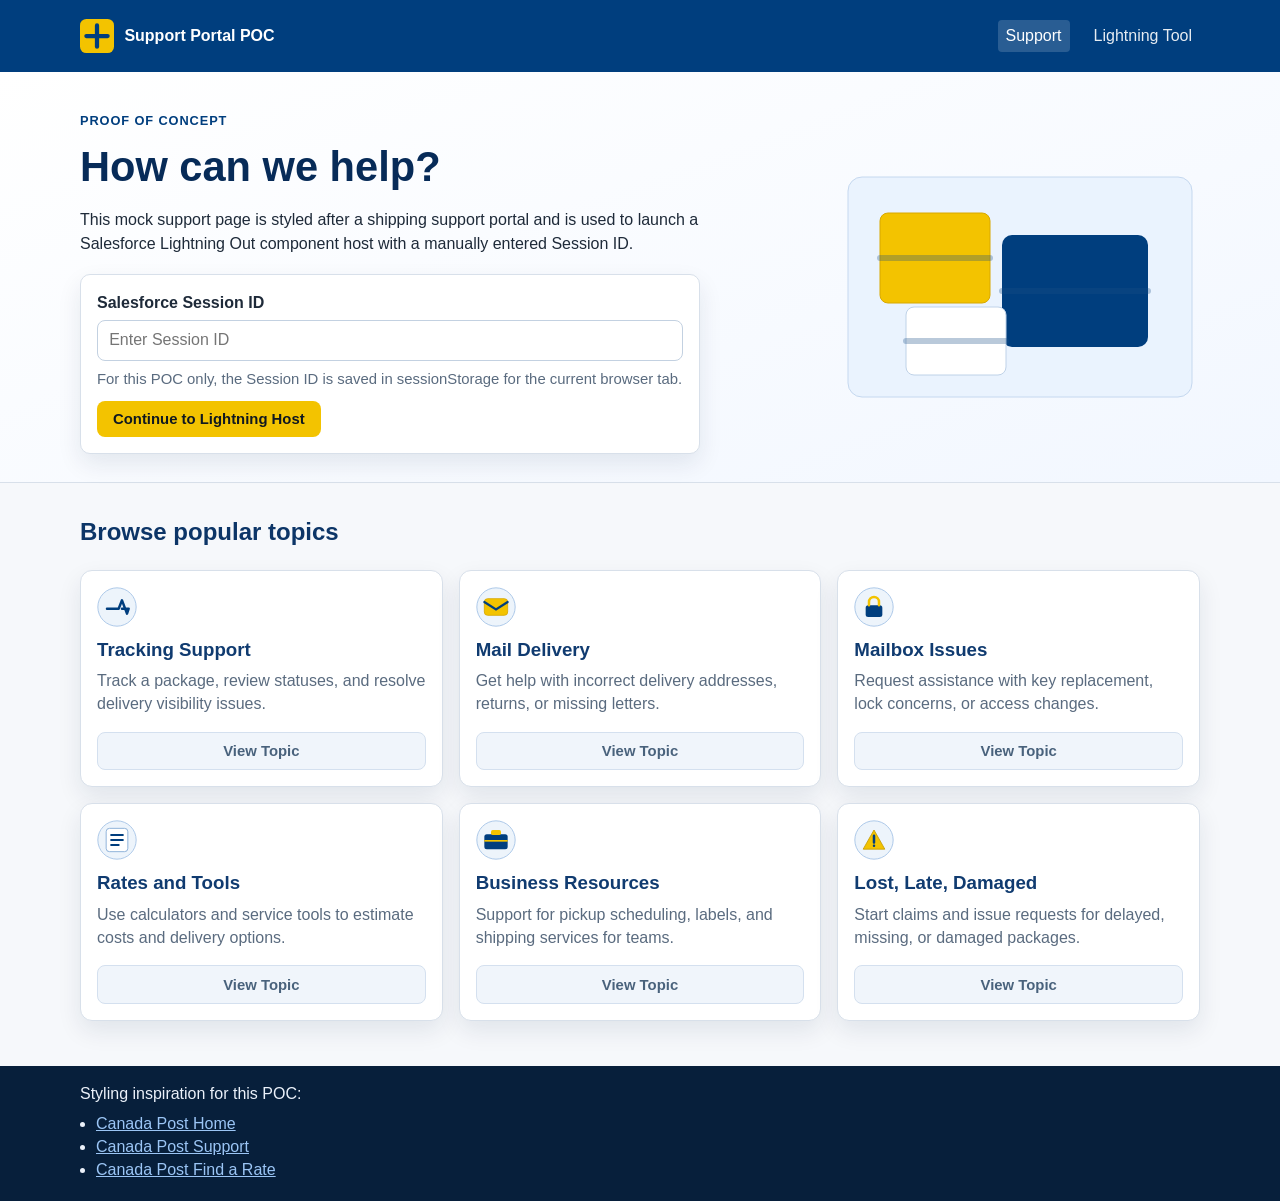
<file: index.html>
<!DOCTYPE html>
<html lang="en">
<head>
  <meta charset="UTF-8">
  <meta name="viewport" content="width=device-width, initial-scale=1.0">
  <title>Support Portal | Lightning Out POC</title>
  <link rel="stylesheet" href="assets/css/styles.css">
</head>
<body class="page page-support">
  <header class="site-header">
    <div class="wrap header-row">
      <a class="brand" href="index.html" aria-label="Support Portal home">
        <img src="assets/img/logo-mark.svg" alt="" class="brand-mark">
        <span class="brand-text">Support Portal POC</span>
      </a>
      <nav class="header-links" aria-label="Primary">
        <a href="index.html" aria-current="page">Support</a>
        <a href="host.html">Lightning Tool</a>
      </nav>
    </div>
  </header>

  <main>
    <section class="hero">
      <div class="wrap hero-content">
        <div class="hero-copy">
          <p class="kicker">Proof of Concept</p>
          <h1>How can we help?</h1>
          <p>
            This mock support page is styled after a shipping support portal and is used to launch a
            Salesforce Lightning Out component host with a manually entered Session ID.
          </p>
          <form id="session-form" class="session-form" novalidate>
            <label for="session-id">Salesforce Session ID</label>
            <input id="session-id" name="sessionId" type="password" autocomplete="off" placeholder="Enter Session ID">
            <p class="helper-text">For this POC only, the Session ID is saved in sessionStorage for the current browser tab.</p>
            <p id="session-error" class="form-error" role="alert" hidden>Please enter a valid Session ID.</p>
            <button type="submit" class="btn-primary">Continue to Lightning Host</button>
          </form>
        </div>
        <div class="hero-art" aria-hidden="true">
          <img src="assets/img/hero-boxes.svg" alt="">
        </div>
      </div>
    </section>

    <section class="tile-section">
      <div class="wrap">
        <h2>Browse popular topics</h2>
        <div class="tile-grid">
          <article class="tile">
            <img src="assets/img/icon-track.svg" alt="" class="tile-icon">
            <h3>Tracking Support</h3>
            <p>Track a package, review statuses, and resolve delivery visibility issues.</p>
            <button class="tile-btn" type="button" disabled>View Topic</button>
          </article>
          <article class="tile">
            <img src="assets/img/icon-mail.svg" alt="" class="tile-icon">
            <h3>Mail Delivery</h3>
            <p>Get help with incorrect delivery addresses, returns, or missing letters.</p>
            <button class="tile-btn" type="button" disabled>View Topic</button>
          </article>
          <article class="tile">
            <img src="assets/img/icon-lock.svg" alt="" class="tile-icon">
            <h3>Mailbox Issues</h3>
            <p>Request assistance with key replacement, lock concerns, or access changes.</p>
            <button class="tile-btn" type="button" disabled>View Topic</button>
          </article>
          <article class="tile">
            <img src="assets/img/icon-rate.svg" alt="" class="tile-icon">
            <h3>Rates and Tools</h3>
            <p>Use calculators and service tools to estimate costs and delivery options.</p>
            <button class="tile-btn" type="button" disabled>View Topic</button>
          </article>
          <article class="tile">
            <img src="assets/img/icon-briefcase.svg" alt="" class="tile-icon">
            <h3>Business Resources</h3>
            <p>Support for pickup scheduling, labels, and shipping services for teams.</p>
            <button class="tile-btn" type="button" disabled>View Topic</button>
          </article>
          <article class="tile">
            <img src="assets/img/icon-claim.svg" alt="" class="tile-icon">
            <h3>Lost, Late, Damaged</h3>
            <p>Start claims and issue requests for delayed, missing, or damaged packages.</p>
            <button class="tile-btn" type="button" disabled>View Topic</button>
          </article>
        </div>
      </div>
    </section>
  </main>

  <footer class="site-footer">
    <div class="wrap">
      <p>Styling inspiration for this POC:</p>
      <ul>
        <li><a href="https://www.canadapost-postescanada.ca/" target="_blank" rel="noopener noreferrer">Canada Post Home</a></li>
        <li><a href="https://www.canadapost-postescanada.ca/cpc/en/support.page" target="_blank" rel="noopener noreferrer">Canada Post Support</a></li>
        <li><a href="https://www.canadapost-postescanada.ca/cpc/en/tools/find-a-rate.page" target="_blank" rel="noopener noreferrer">Canada Post Find a Rate</a></li>
      </ul>
    </div>
  </footer>

  <script src="assets/js/app.js"></script>
</body>
</html>
</file>
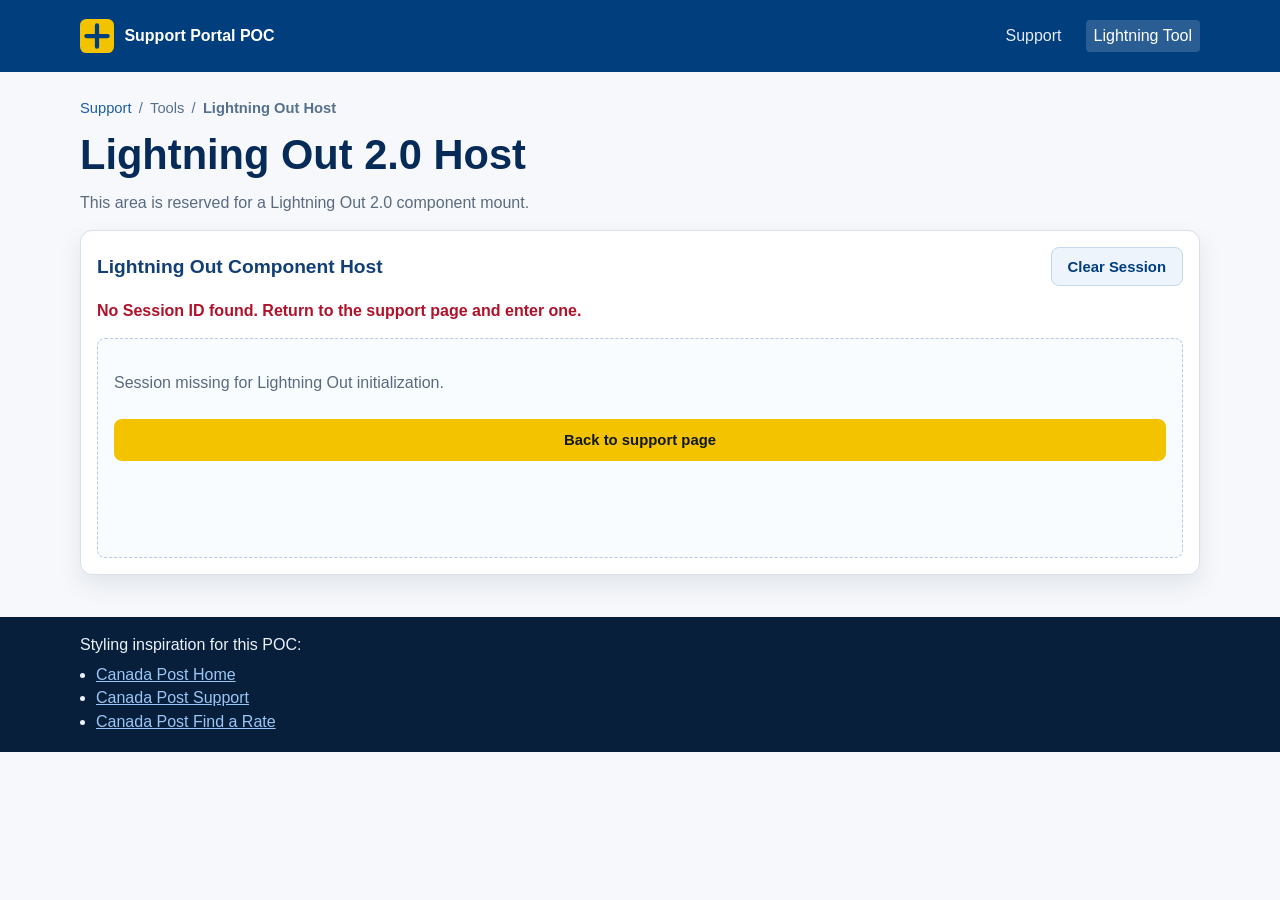
<file: host.html>
<!DOCTYPE html>
<html lang="en">
<head>
  <meta charset="UTF-8">
  <meta name="viewport" content="width=device-width, initial-scale=1.0">
  <title>Find a Rate Tool | Lightning Out POC</title>
  <link rel="stylesheet" href="assets/css/styles.css">
</head>
<body class="page page-tool">
  <header class="site-header">
    <div class="wrap header-row">
      <a class="brand" href="index.html" aria-label="Support Portal home">
        <img src="assets/img/logo-mark.svg" alt="" class="brand-mark">
        <span class="brand-text">Support Portal POC</span>
      </a>
      <nav class="header-links" aria-label="Primary">
        <a href="index.html">Support</a>
        <a href="host.html" aria-current="page">Lightning Tool</a>
      </nav>
    </div>
  </header>

  <main>
    <section class="tool-shell">
      <div class="wrap">
        <nav class="breadcrumbs" aria-label="Breadcrumb">
          <a href="index.html">Support</a>
          <span>/</span>
          <span>Tools</span>
          <span>/</span>
          <strong>Lightning Out Host</strong>
        </nav>

        <div class="tool-header">
          <h1>Lightning Out 2.0 Host</h1>
          <p>This area is reserved for a Lightning Out 2.0 component mount.</p>
        </div>

        <section class="lightning-card" aria-labelledby="lightning-host-title">
          <div class="lightning-card-head">
            <h2 id="lightning-host-title">Lightning Out Component Host</h2>
            <button id="clear-session" type="button" class="btn-secondary">Clear Session</button>
          </div>
          <p id="session-state" class="status-line" role="status"></p>
          <div id="lightning-out-root" class="lightning-root" aria-live="polite">
            <p class="placeholder-copy">Initializing Lightning Out container...</p>
           
          </div>
        </section>
      </div>
    </section>
  </main>

  <footer class="site-footer">
    <div class="wrap">
      <p>Styling inspiration for this POC:</p>
      <ul>
        <li><a href="https://www.canadapost-postescanada.ca/" target="_blank" rel="noopener noreferrer">Canada Post Home</a></li>
        <li><a href="https://www.canadapost-postescanada.ca/cpc/en/support.page" target="_blank" rel="noopener noreferrer">Canada Post Support</a></li>
        <li><a href="https://www.canadapost-postescanada.ca/cpc/en/tools/find-a-rate.page" target="_blank" rel="noopener noreferrer">Canada Post Find a Rate</a></li>
      </ul>
    </div>
  </footer>

  <script src="assets/js/lightning-config.js"></script>
  <script src="assets/js/host.js"></script>
</body>
</html>
</file>
<file: assets/css/styles.css>
:root {
  --cp-yellow: #f3c300;
  --cp-blue: #003e7e;
  --cp-light-blue: #edf4fb;
  --cp-text: #1e2a39;
  --cp-muted: #5a6b7f;
  --cp-border: #d8e0ea;
  --cp-bg: #f6f8fb;
  --cp-white: #ffffff;
  --shadow-soft: 0 10px 24px rgba(10, 32, 70, 0.09);
}

*,
*::before,
*::after {
  box-sizing: border-box;
}

body {
  margin: 0;
  font-family: Arial, Helvetica, sans-serif;
  color: var(--cp-text);
  background: var(--cp-bg);
  line-height: 1.45;
}

.wrap {
  width: min(1120px, calc(100% - 2rem));
  margin: 0 auto;
}

.site-header {
  background: var(--cp-blue);
  color: var(--cp-white);
}

.header-row {
  display: flex;
  justify-content: space-between;
  align-items: center;
  gap: 1rem;
  min-height: 72px;
}

.brand {
  color: var(--cp-white);
  text-decoration: none;
  display: inline-flex;
  align-items: center;
  gap: 0.65rem;
  font-weight: 700;
}

.brand-mark {
  width: 34px;
  height: 34px;
}

.header-links {
  display: inline-flex;
  gap: 1rem;
}

.header-links a {
  color: var(--cp-white);
  text-decoration: none;
  opacity: 0.9;
  padding: 0.3rem 0.5rem;
  border-radius: 4px;
}

.header-links a[aria-current="page"] {
  background: rgba(255, 255, 255, 0.16);
  opacity: 1;
}

.hero {
  background: linear-gradient(160deg, var(--cp-white), #f2f7ff);
  padding: 2.5rem 0 1.75rem;
  border-bottom: 1px solid var(--cp-border);
}

.hero-content {
  display: grid;
  gap: 1.75rem;
  grid-template-columns: 1.2fr 0.8fr;
  align-items: center;
}

.kicker {
  margin: 0;
  color: var(--cp-blue);
  font-size: 0.8rem;
  font-weight: 700;
  text-transform: uppercase;
  letter-spacing: 0.07em;
}

h1 {
  margin: 0.4rem 0 0.7rem;
  font-size: clamp(1.9rem, 4vw, 2.6rem);
  color: #072b58;
}

.hero-copy p {
  margin-top: 0;
}

.session-form {
  margin-top: 1.2rem;
  background: var(--cp-white);
  border: 1px solid var(--cp-border);
  border-radius: 10px;
  padding: 1rem;
  box-shadow: var(--shadow-soft);
  max-width: 620px;
}

.session-form label {
  display: block;
  font-weight: 700;
  margin-bottom: 0.35rem;
}

.session-form input {
  width: 100%;
  border: 1px solid #c3d1e1;
  border-radius: 8px;
  font-size: 1rem;
  padding: 0.65rem 0.7rem;
  margin-bottom: 0.5rem;
}

.session-form input:focus {
  outline: 3px solid rgba(6, 94, 194, 0.22);
  border-color: #2f73bf;
}

.helper-text {
  color: var(--cp-muted);
  margin-top: 0;
  margin-bottom: 0.65rem;
  font-size: 0.93rem;
}

.form-error {
  color: #b0122a;
  margin: 0 0 0.65rem;
  font-weight: 700;
}

.btn-primary,
.btn-secondary,
.tile-btn {
  border-radius: 8px;
  font-weight: 700;
  font-size: 0.93rem;
  padding: 0.65rem 1rem;
  border: 0;
  cursor: pointer;
}

.btn-primary {
  background: var(--cp-yellow);
  color: #101820;
  text-decoration: none;
  display: inline-flex;
  align-items: center;
  justify-content: center;
}

.btn-primary:hover {
  filter: brightness(0.97);
}

.btn-secondary {
  background: var(--cp-light-blue);
  color: var(--cp-blue);
  border: 1px solid #c5d8ed;
}

.hero-art img {
  width: 100%;
  max-width: 360px;
  margin-left: auto;
  display: block;
}

.tile-section {
  padding: 2rem 0 2.8rem;
}

.tile-section h2 {
  margin-top: 0;
  color: #0c3567;
}

.tile-grid {
  display: grid;
  grid-template-columns: repeat(3, minmax(0, 1fr));
  gap: 1rem;
}

.tile {
  background: var(--cp-white);
  border: 1px solid var(--cp-border);
  border-radius: 12px;
  padding: 1rem;
  box-shadow: var(--shadow-soft);
  display: flex;
  flex-direction: column;
}

.tile-icon {
  width: 40px;
  height: 40px;
  margin-bottom: 0.4rem;
}

.tile h3 {
  margin: 0.15rem 0;
  color: #103b70;
}

.tile p {
  margin-top: 0.25rem;
  color: var(--cp-muted);
  flex: 1;
}

.tile-btn {
  background: #f0f5fb;
  color: #49627c;
  border: 1px solid #d4e0ef;
  cursor: not-allowed;
}

.tool-shell {
  padding: 1.6rem 0 2.6rem;
}

.breadcrumbs {
  color: #56718e;
  font-size: 0.92rem;
  display: flex;
  gap: 0.45rem;
  align-items: center;
}

.breadcrumbs a {
  color: #1d5ea6;
  text-decoration: none;
}

.tool-header h1 {
  margin-bottom: 0.35rem;
}

.tool-header p {
  color: var(--cp-muted);
  margin-top: 0;
}

.lightning-card {
  background: var(--cp-white);
  border: 1px solid var(--cp-border);
  border-radius: 12px;
  box-shadow: var(--shadow-soft);
  padding: 1rem;
}

.lightning-card-head {
  display: flex;
  align-items: center;
  justify-content: space-between;
  gap: 1rem;
}

.lightning-card-head h2 {
  margin: 0;
  color: #123f75;
  font-size: 1.2rem;
}

.status-line {
  margin: 0.8rem 0 1rem;
  color: #285d92;
  font-weight: 700;
}

.status-line.is-error {
  color: #b0122a;
}

.lightning-root {
  border: 1px dashed #b7cae2;
  background: #f9fcff;
  border-radius: 8px;
  padding: 1rem;
  min-height: 220px;
}

.placeholder-copy,
.placeholder-empty p,
.placeholder-ready p {
  color: var(--cp-muted);
}

.placeholder-empty,
.placeholder-ready {
  display: grid;
  gap: 0.55rem;
  width: 100%;
  max-width: none;
}

#lightning-component-slot,
#lightning-component-slot > * {
  width: 100%;
  max-width: 100%;
}

lightning-out-application {
  display: block;
  width: 100%;
}

code {
  background: #edf3fa;
  padding: 0.05rem 0.25rem;
  border-radius: 4px;
}

.site-footer {
  background: #071f3b;
  color: #ebf1fa;
  padding: 1rem 0 1.2rem;
}

.site-footer p {
  margin: 0 0 0.45rem;
}

.site-footer ul {
  margin: 0;
  padding-left: 1rem;
}

.site-footer a {
  color: #9bc5f5;
}

@media (max-width: 960px) {
  .hero-content {
    grid-template-columns: 1fr;
  }

  .hero-art {
    order: -1;
  }

  .hero-art img {
    margin: 0;
    max-width: 250px;
  }

  .tile-grid {
    grid-template-columns: repeat(2, minmax(0, 1fr));
  }
}

@media (max-width: 640px) {
  .header-row {
    flex-wrap: wrap;
    padding: 0.5rem 0;
  }

  .tile-grid {
    grid-template-columns: 1fr;
  }

  .lightning-card-head {
    flex-direction: column;
    align-items: flex-start;
  }
}
</file>
